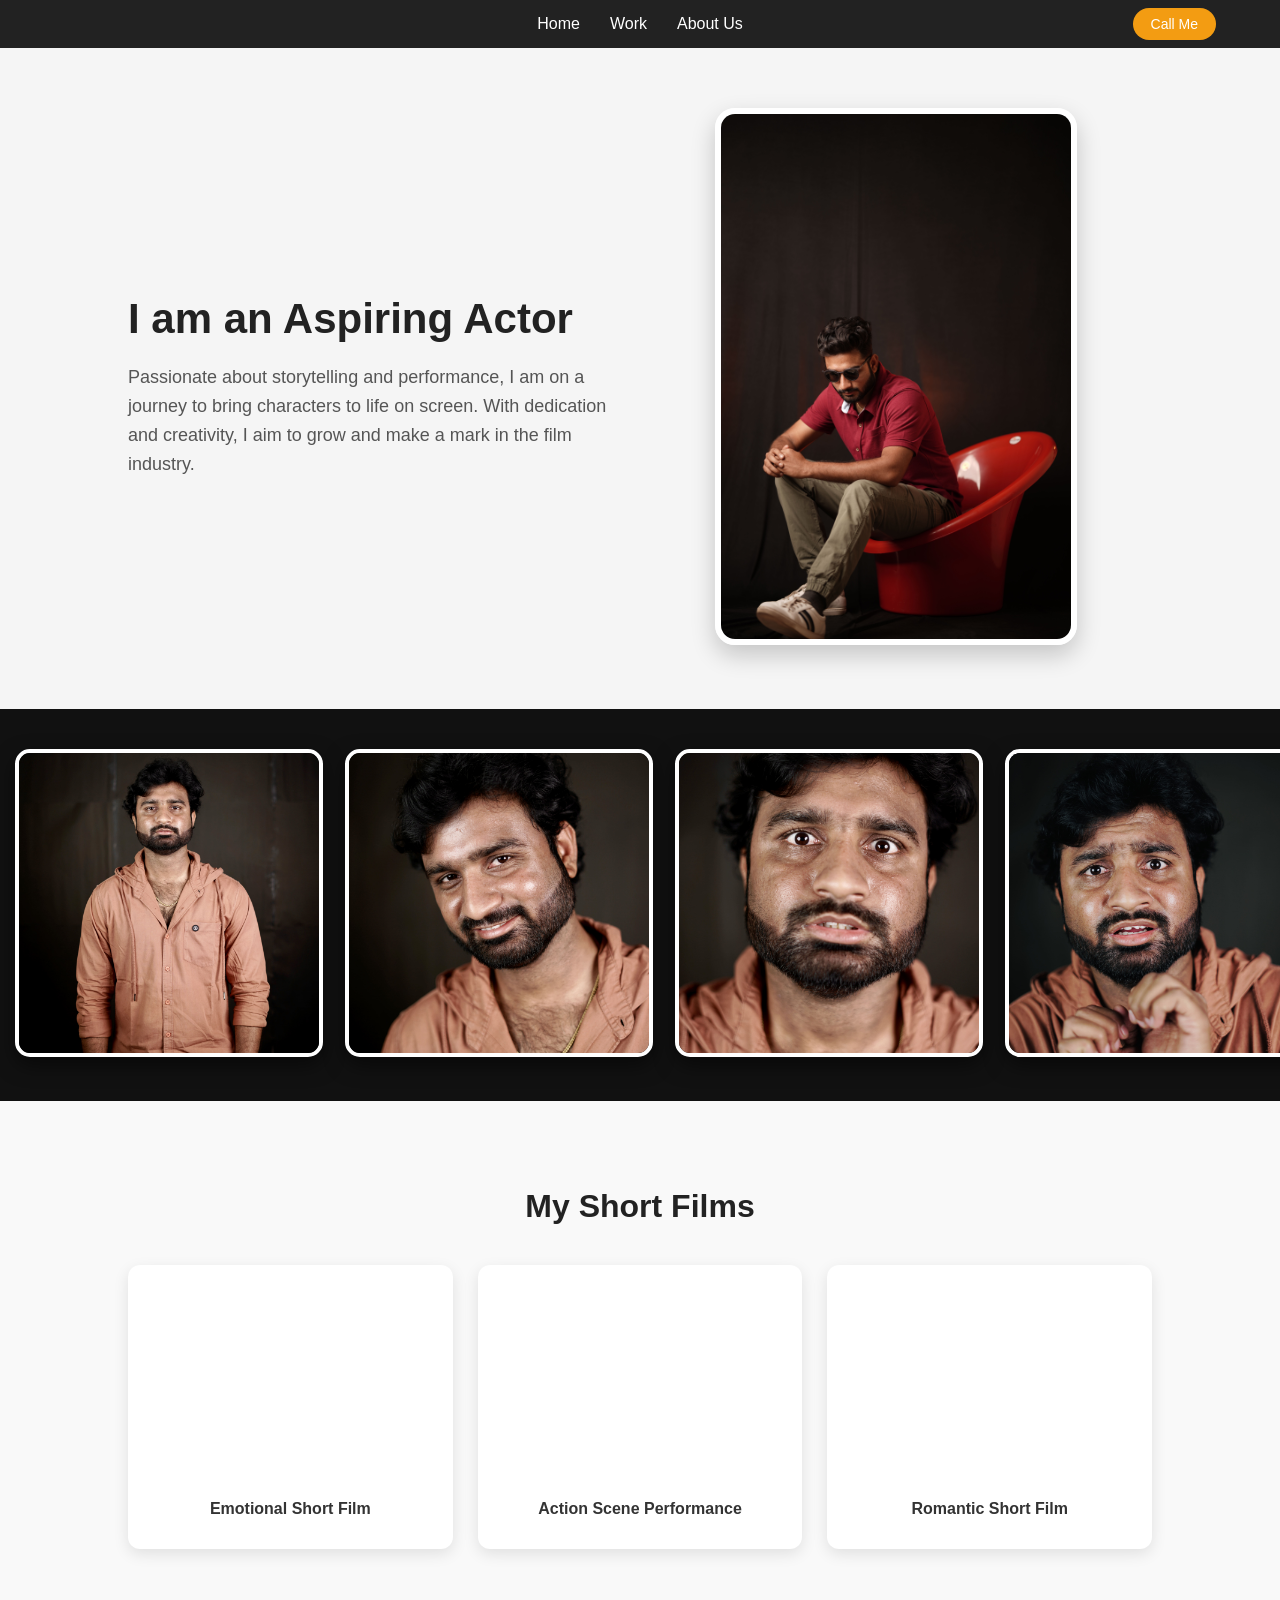
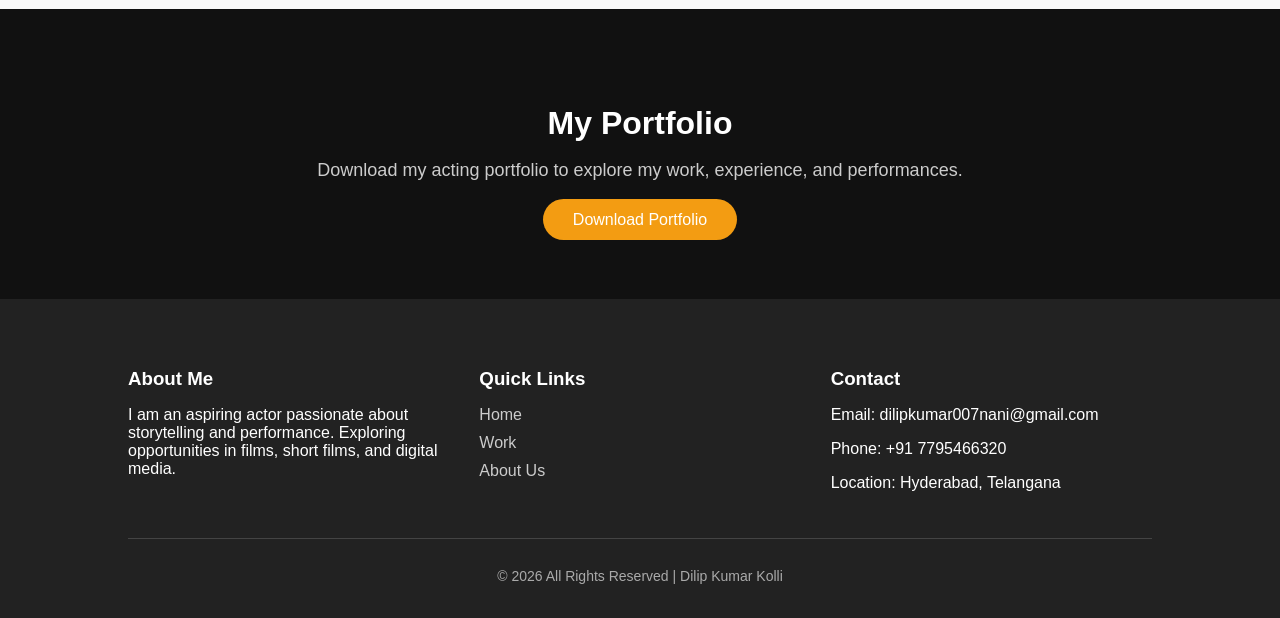
<file: index.html>
<!DOCTYPE html>
<html lang="en">
<head>
<meta charset="UTF-8">
<meta name="viewport" content="width=device-width, initial-scale=1.0">
<title>Home</title>
<link rel="stylesheet" href="./style.css">   

<style>
    body{
    margin:0;
    font-family:Arial, sans-serif;
    background:#222;
}

/* Section */
.films-section{
    padding:60px 10%;
    background:#f9f9f9;
    text-align:center;
}

/* Heading */
.films-section h2{
    font-size:32px;
    margin-bottom:40px;
    color:#222;
}

/* Grid */
.films-container{
    display:grid;
    grid-template-columns:repeat(3, 1fr);
    gap:25px;
}

/* Video Card */
.film-card{
    background:#fff;
    border-radius:12px;
    overflow:hidden;
    box-shadow:0 5px 15px rgba(0,0,0,0.1);
    transition:0.3s;
}

.film-card:hover{
    transform:translateY(-8px);
}

/* Video */
.film-card iframe{
    width:100%;
    height:200px;
    border:none;
}

/* Title */
.film-card h3{
    padding:15px;
    font-size:16px;
    color:#333;
}

/* Responsive */
@media(max-width:992px){
    .films-container{
        grid-template-columns:repeat(2,1fr);
    }
}

@media(max-width:600px){
    .films-container{
        grid-template-columns:1fr;
    }
}
/* Container Section */
.container{
    display:flex;
    align-items:center;
    justify-content:space-between;
    padding:60px 10%;
    background:#f5f5f5;
    flex-wrap:wrap;
}

/* Left Text */
.text{
    flex:1;
    min-width:300px;
}

.text h1{
    font-size:42px;
    margin-bottom:20px;
    color:#222;
}

.text p{
    font-size:18px;
    color:#555;
    line-height:1.6;
}

/* Right Image */
.image{
    flex:1;
    text-align:center;
    min-width:300px;
}

.image img{
    width:350px;
    max-width:100%;
    border-radius:20px;
    border:6px solid #fff;
    box-shadow:0 10px 25px rgba(0,0,0,0.2);
    transition:0.3s;
}

.image img:hover{
    transform:scale(1.05);
}
/* Slider Container */
.slider-container{
    width:100%;
    overflow:hidden;
    background:#111;
    padding:40px 0;
}

/* Slider Track */
.slider{
    display:flex;
    width:max-content;
    animation:slide 20s linear infinite;
}

/* Images */
.slide{
    min-width:300px;
    margin:0 15px;
}
/* Portfolio Section */
.portfolio-section{
    background:#111;
    color:#fff;
    padding:70px 10%;
    text-align:center;
}

/* Container */
.portfolio-container{
    max-width:700px;
    margin:auto;
}

/* Heading */
.portfolio-container h2{
    font-size:32px;
    margin-bottom:15px;
}

/* Text */
.portfolio-container p{
    font-size:18px;
    color:#ccc;
    margin-bottom:30px;
}

/* Button */
.download-btn{
    text-decoration:none;
    background:#f39c12;
    color:#fff;
    padding:12px 30px;
    border-radius:30px;
    font-size:16px;
    transition:0.3s;
}

.download-btn:hover{
    background:#e67e22;
}

.slide img{
    width:100%;
    height:300px;
    object-fit:cover;
    border-radius:15px;
    border:4px solid #fff;
    box-shadow:0 8px 20px rgba(0,0,0,0.5);
}

/* Infinite Scroll Animation */
@keyframes slide{
    0%{
        transform:translateX(0);
    }
    100%{
        transform:translateX(-50%);
    }
}

/* Responsive */
@media(max-width:768px){
    .container{
        flex-direction:column;
        text-align:center;
    }

    .text h1{
        font-size:32px;
    }

    .image{
        margin-top:30px;
    }
}
</style>
</head>

<body>

<nav class="navbar">

    <!-- Mobile Icon -->
    <div class="menu-toggle" onclick="toggleMenu()">☰</div>

    <!-- Center Menu -->
   <div class="nav-center" id="navMenu">
        <ul>
            <li><a href="./index.html">Home</a></li>
            <li><a href="./My_Work.html">Work</a></li>
            <li><a href="./about.html">About Us</a></li>
        </ul>
    </div>

    <!-- Right Side Call Button -->
    <div class="call-btn">
        <a href="tel:7795466320">Call Me</a>
    </div>

</nav>
<section class="container">

    <!-- Left Side Text -->
    <div class="text">
        <h1>I am an Aspiring Actor</h1>
        <p>
            Passionate about storytelling and performance, I am on a journey to bring characters to life on screen.
            With dedication and creativity, I aim to grow and make a mark in the film industry.
        </p>
    </div>

    <!-- Right Side Image -->
    <div class="image">
        <img src="./DSC09153.jpg" alt="Actor Image">
    </div>

</section>
<section class="slider-container">

    <div class="slider" id="slider">

        <!-- Original Images -->
        <div class="slide"><img src="./DSC04119.jpeg"></div>
        <div class="slide"><img src="./DSC04137.jpeg"></div>
        <div class="slide"><img src="./DSC04124.jpeg"></div>
        <div class="slide"><img src="./DSC04127.jpeg"></div>
        <div class="slide"><img src="./DSC04129.jpeg"></div>

        <!-- Duplicate for infinite effect -->
        <div class="slide"><img src="./DSC04131.jpeg"></div>
        <div class="slide"><img src="./DSC04134.jpeg"></div>
        <div class="slide"><img src="./DSC04137.jpeg"></div>
        <div class="slide"><img src="./IMG_1430.jpg"></div>
        <div class="slide"><img src="./DSC09156.jpg"></div>

    </div>

</section>

<section class="films-section">

    <h2>My Short Films</h2>

    <div class="films-container">

        <!-- Film 1 -->
        <div class="film-card">
            <iframe src="https://www.youtube.com/embed/tgbNymZ7vqY"></iframe>
            <h3>Emotional Short Film</h3>
        </div>

        <!-- Film 2 -->
        <div class="film-card">
            <iframe src="https://www.youtube.com/embed/tgbNymZ7vqY"></iframe>
            <h3>Action Scene Performance</h3>
        </div>

        <!-- Film 3 -->
        <div class="film-card">
            <iframe src="https://www.youtube.com/embed/tgbNymZ7vqY"></iframe>
            <h3>Romantic Short Film</h3>
        </div>

    </div>

</section>
<!-- PORTFOLIO DOWNLOAD SECTION -->
<section class="portfolio-section">

    <div class="portfolio-container">

        <h2>My Portfolio</h2>
        <p>
            Download my acting portfolio to explore my work, experience, and performances.
        </p>

        <!-- Download Button -->
        <a href="https://drive.google.com/your-file-link" target="_blank" class="download-btn">
            Download Portfolio
        </a>

    </div>

</section>
<!-- FOOTER -->
<footer class="footer">

    <div class="footer-container">

        <!-- About -->
        <div class="footer-box">
            <h3>About Me</h3>
            <p>
                I am an aspiring actor passionate about storytelling and performance.
                Exploring opportunities in films, short films, and digital media.
            </p>
        </div>

        <!-- Quick Links -->
        <div class="footer-box">
            <h3>Quick Links</h3>
            <ul>
                <li><a href="./index.html">Home</a></li>
                <li><a href="./My_Work.html">Work</a></li>
                <li><a href="./about.html">About Us</a></li>
            </ul>
        </div>

        <!-- Contact -->
        <div class="footer-box">
            <h3>Contact</h3>
            <p>Email: dilipkumar007nani@gmail.com</p>
            <p>Phone: +91 7795466320</p>
            <p>Location: Hyderabad, Telangana</p>
        </div>

    </div>

    <!-- Bottom -->
    <div class="footer-bottom">
        <p>© 2026 All Rights Reserved | Dilip Kumar Kolli</p>
    </div>

</footer>
<script>
function toggleMenu(){
    document.getElementById("navMenu").classList.toggle("active");
}
</script>
</body>
</html>
</file>
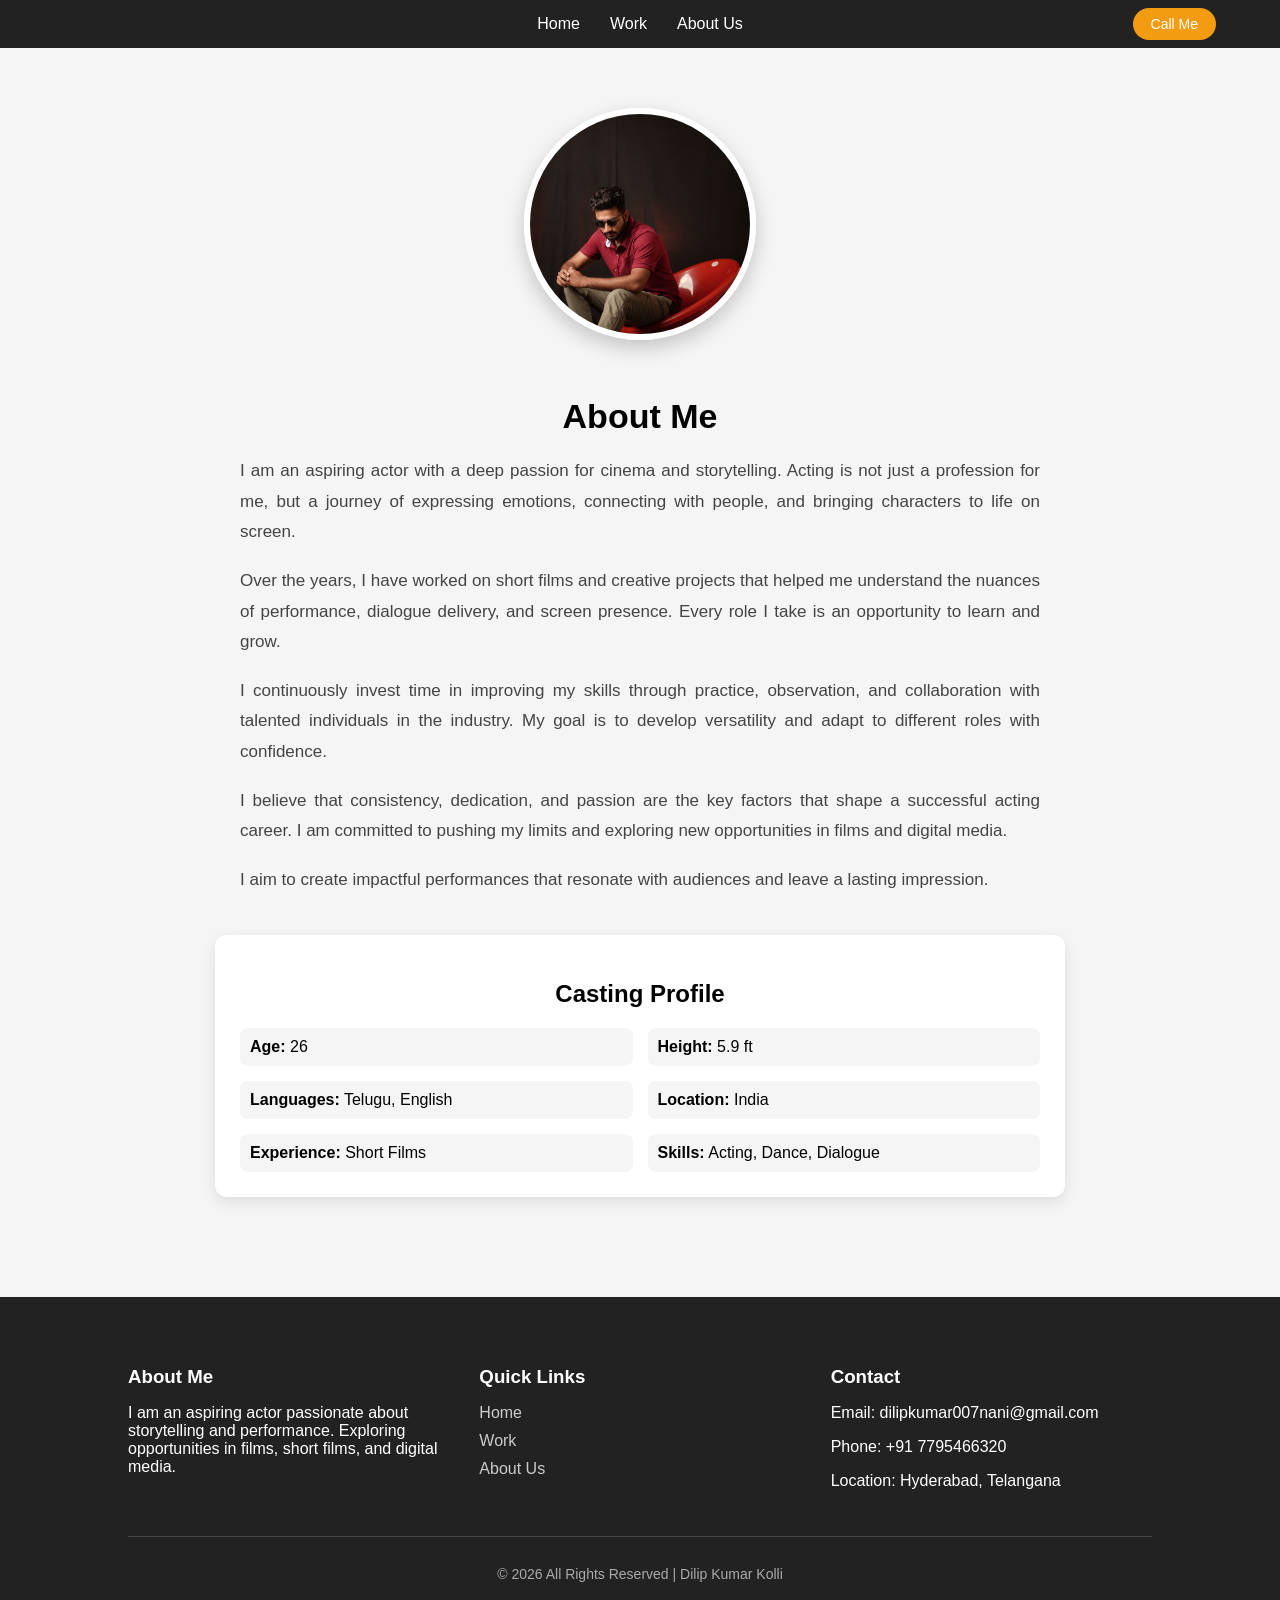
<file: about.html>
<!DOCTYPE html>
<html lang="en">
<head>
<meta charset="UTF-8">
<meta name="viewport" content="width=device-width, initial-scale=1.0">
<title>About Me</title>
<link rel="stylesheet" href="./style.css">

<style>
body{
    margin:0;
    font-family:Arial, sans-serif;
    background:#f5f5f5;
}

/* Section */
.about-section{
    padding:60px 10%;
    text-align:center;
}

/* Fade Animation */
.fade{
    opacity:0;
    transform:translateY(40px);
    transition:all 0.8s ease;
}

.fade.show{
    opacity:1;
    transform:translateY(0);
}

/* Profile Image */
.about-image img{
    width:220px;
    height:220px;
    border-radius:50%;
    object-fit:cover;
    border:6px solid #fff;
    box-shadow:0 8px 20px rgba(0,0,0,0.2);
    margin-bottom:25px;
}

/* Heading */
.about-section h1{
    font-size:34px;
    margin-bottom:20px;
}

/* Paragraphs */
.about-text{
    max-width:800px;
    margin:auto;
    text-align:justify;
}

.about-text p{
    font-size:17px;
    line-height:1.8;
    color:#444;
    margin-bottom:18px;
}

/* 🎭 Casting Profile */
.profile-box{
    max-width:800px;
    margin:40px auto;
    background:#fff;
    padding:25px;
    border-radius:12px;
    box-shadow:0 5px 15px rgba(0,0,0,0.1);
}

.profile-box h2{
    margin-bottom:20px;
}

.profile-details{
    display:grid;
    grid-template-columns:repeat(2,1fr);
    gap:15px;
    text-align:left;
}

.profile-details div{
    background:#f5f5f5;
    padding:10px;
    border-radius:8px;
}

/* Responsive */
@media(max-width:768px){
    .about-text{
        text-align:center;
    }

    .profile-details{
        grid-template-columns:1fr;
    }
}
</style>
</head>

<body>
    <nav class="navbar">

    <!-- Mobile Icon -->
    <div class="menu-toggle" onclick="toggleMenu()">☰</div>

    <!-- Center Menu -->
    <div class="nav-center" id="navMenu">
        <ul>
            <li><a href="./index.html">Home</a></li>
            <li><a href="./My_Work.html">Work</a></li>
            <li><a href="./about.html">About Us</a></li>
        </ul>
    </div>

    <!-- Right Side Call Button -->
    <div class="call-btn">
        <a href="tel:7795466320">Call Me</a>
    </div>

</nav>

<section class="about-section">

    <!-- Image -->
    <div class="about-image fade">
        <img src="./DSC09153.jpg" alt="Actor Image">
    </div>

    <!-- Heading -->
    <h1 class="fade">About Me</h1>

    <!-- Paragraphs -->
    <div class="about-text fade">
        <p>
            I am an aspiring actor with a deep passion for cinema and storytelling. Acting is not just a profession for me, but a journey of expressing emotions, connecting with people, and bringing characters to life on screen.
        </p>

        <p>
            Over the years, I have worked on short films and creative projects that helped me understand the nuances of performance, dialogue delivery, and screen presence. Every role I take is an opportunity to learn and grow.
        </p>

        <p>
            I continuously invest time in improving my skills through practice, observation, and collaboration with talented individuals in the industry. My goal is to develop versatility and adapt to different roles with confidence.
        </p>

        <p>
            I believe that consistency, dedication, and passion are the key factors that shape a successful acting career. I am committed to pushing my limits and exploring new opportunities in films and digital media.
        </p>

        <p>
            I aim to create impactful performances that resonate with audiences and leave a lasting impression.
        </p>
    </div>

    <!-- 🎭 Casting Profile -->
    <div class="profile-box fade">
        <h2>Casting Profile</h2>

        <div class="profile-details">
            <div><strong>Age:</strong> 26</div>
            <div><strong>Height:</strong> 5.9 ft</div>
            <div><strong>Languages:</strong> Telugu, English</div>
            <div><strong>Location:</strong> India</div>
            <div><strong>Experience:</strong> Short Films</div>
            <div><strong>Skills:</strong> Acting, Dance, Dialogue</div>
        </div>
    </div>

</section>
<!-- FOOTER -->
<footer class="footer">

    <div class="footer-container">

        <!-- About -->
        <div class="footer-box">
            <h3>About Me</h3>
            <p>
                I am an aspiring actor passionate about storytelling and performance.
                Exploring opportunities in films, short films, and digital media.
            </p>
        </div>

        <!-- Quick Links -->
        <div class="footer-box">
            <h3>Quick Links</h3>
            <ul>
            <li><a href="./index.html">Home</a></li>
            <li><a href="./My_Work.html">Work</a></li>
            <li><a href="./about.html">About Us</a></li>
        </ul>
        </div>

        <!-- Contact -->
        <div class="footer-box">
            <h3>Contact</h3>
            <p>Email: dilipkumar007nani@gmail.com</p>
            <p>Phone: +91 7795466320</p>
            <p>Location: Hyderabad, Telangana</p>
        </div>

    </div>

    <!-- Bottom -->
    <div class="footer-bottom">
        <p>© 2026 All Rights Reserved | Dilip Kumar Kolli</p>
    </div>

</footer>
<script>
// Scroll Animation
const fades = document.querySelectorAll('.fade');

window.addEventListener('scroll', () => {
    fades.forEach(fade => {
        const top = fade.getBoundingClientRect().top;
        if(top < window.innerHeight - 100){
            fade.classList.add('show');
        }
    });
});
function toggleMenu(){
    document.getElementById("navMenu").classList.toggle("active");
}
</script>



</body>
</html>
</file>
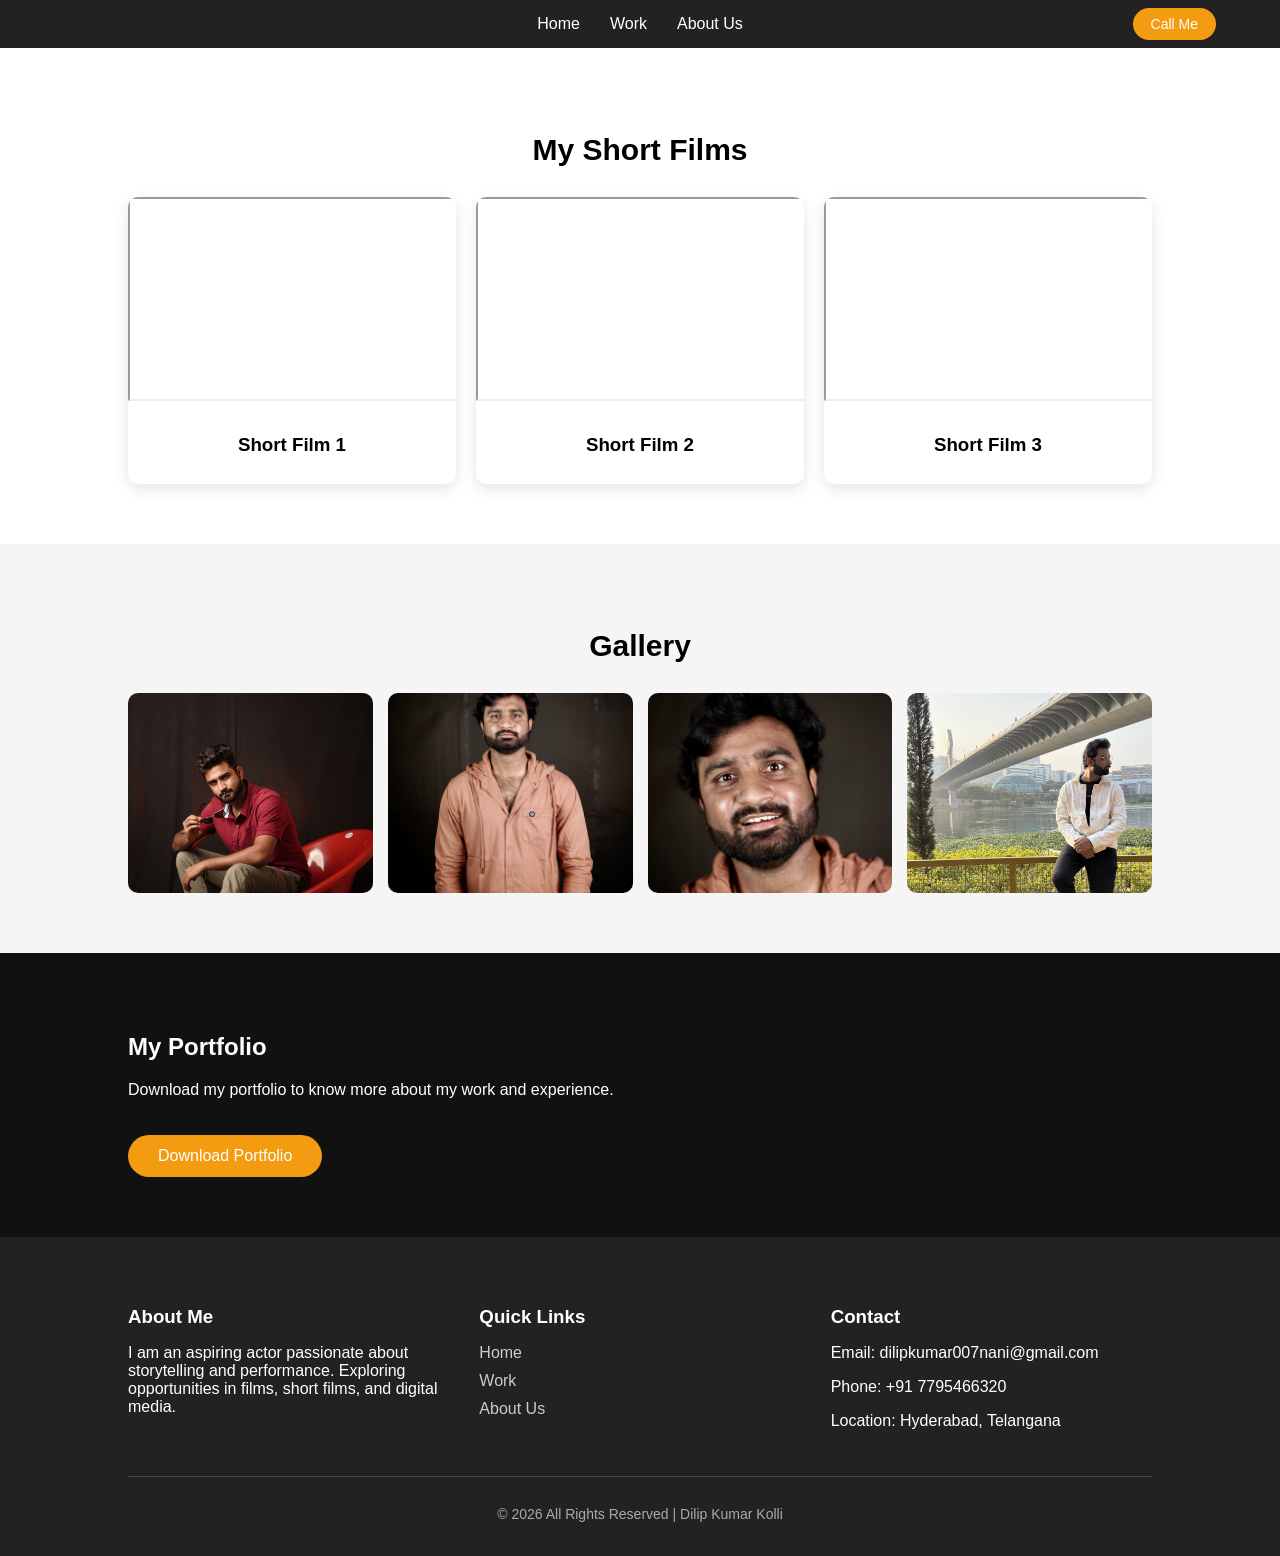
<file: My_Work.html>
<!DOCTYPE html>
<html lang="en">
<head>
    <meta charset="UTF-8">
    <meta name="viewport" content="width=device-width, initial-scale=1.0">
    <title>mywork</title>
<link rel="stylesheet" href="./style.css">  
    <style>
/* Common Section */
.section{
    padding:60px 10%;
    text-align:center;
}

.section h2{
    margin-bottom:30px;
    font-size:30px;
}

/* Fade Animation */
.fade{
    opacity:0;
    transform:translateY(40px);
    transition:0.8s;
}

.fade.show{
    opacity:1;
    transform:translateY(0);
}

/* 🎬 Films */
.films-container{
    display:grid;
    grid-template-columns:repeat(3,1fr);
    gap:20px;
}

.film-card{
    background:#fff;
    border-radius:10px;
    overflow:hidden;
    box-shadow:0 5px 15px rgba(0,0,0,0.1);
}

.film-card iframe{
    width:100%;
    height:200px;
}

.film-card h3{
    padding:10px;
}

/* 📸 Gallery */
.gallery{
    display:grid;
    grid-template-columns:repeat(4,1fr);
    gap:15px;
}

.gallery img{
    width:100%;
    height:200px;
    object-fit:cover;
    border-radius:10px;
    transition:0.3s;
}

.gallery img:hover{
    transform:scale(1.05);
}

/* 📄 Portfolio */
.portfolio{
    background:#111;
    color:#fff;
    padding:60px 10%;
}

.download-btn{
    display:inline-block;
    margin-top:20px;
    background:#f39c12;
    color:#fff;
    padding:12px 30px;
    border-radius:30px;
    text-decoration:none;
}

/* Responsive */
@media(max-width:992px){
    .films-container{
        grid-template-columns:repeat(2,1fr);
    }
    .gallery{
        grid-template-columns:repeat(2,1fr);
    }
}

@media(max-width:600px){
    .films-container{
        grid-template-columns:1fr;
    }
    .gallery{
        grid-template-columns:1fr;
    }
}
</style>
</head>
<body>
    <nav class="navbar">

    <!-- Mobile Icon -->
    <div class="menu-toggle" onclick="toggleMenu()">☰</div>

    <!-- Center Menu -->
    <div class="nav-center" id="navMenu">
        <ul>
            <li><a href="./index.html">Home</a></li>
            <li><a href="./My_Work.html">Work</a></li>
            <li><a href="./about.html">About Us</a></li>
        </ul>
    </div>

    <!-- Right Side Call Button -->
    <div class="call-btn">
        <a href="tel:7795466320">Call Me</a>
    </div>

</nav>

<!-- 🎬 Short Films -->
<section class="section fade">
    <h2>My Short Films</h2>

    <div class="films-container">

        <div class="film-card">
            <iframe src="https://www.youtube.com/embed/tgbNymZ7vqY"></iframe>
            <h3>Short Film 1</h3>
        </div>

        <div class="film-card">
            <iframe src="https://www.youtube.com/embed/tgbNymZ7vqY"></iframe>
            <h3>Short Film 2</h3>
        </div>

        <div class="film-card">
            <iframe src="https://www.youtube.com/embed/tgbNymZ7vqY"></iframe>
            <h3>Short Film 3</h3>
        </div>

    </div>
</section>

<!-- 📸 Gallery -->
<section class="section fade" style="background:#f5f5f5;">
    <h2>Gallery</h2>

    <div class="gallery">
        <img src="./DSC09156.jpg">
        <img src="./DSC04119.jpeg">
        <img src="./DSC04131.jpeg">
        <img src="./IMG_1412.jpg">
     </div>
</section>

<!-- 📄 Portfolio -->
<section class="portfolio fade">
    <h2>My Portfolio</h2>
    <p>Download my portfolio to know more about my work and experience.</p>

    <a href="https://drive.google.com/your-link" target="_blank" class="download-btn">
        Download Portfolio
    </a>
</section>
<!-- FOOTER -->
<footer class="footer">

    <div class="footer-container">

        <!-- About -->
        <div class="footer-box">
            <h3>About Me</h3>
            <p>
                I am an aspiring actor passionate about storytelling and performance.
                Exploring opportunities in films, short films, and digital media.
            </p>
        </div>

        <!-- Quick Links -->
        <div class="footer-box">
            <h3>Quick Links</h3>
            <ul>
            <li><a href="./index.html">Home</a></li>
            <li><a href="./My_Work.html">Work</a></li>
            <li><a href="./about.html">About Us</a></li>
        </ul>
        </div>

        <!-- Contact -->
        <div class="footer-box">
            <h3>Contact</h3>
            <p>Email: dilipkumar007nani@gmail.com</p>
            <p>Phone: +91 7795466320</p>
            <p>Location: Hyderabad, Telangana</p>
        </div>

    </div>

    <!-- Bottom -->
    <div class="footer-bottom">
        <p>© 2026 All Rights Reserved | Dilip Kumar Kolli</p>
    </div>

</footer>
<script>
// Scroll Animation
const fades = document.querySelectorAll('.fade');

window.addEventListener('scroll', () => {
    fades.forEach(fade => {
        const top = fade.getBoundingClientRect().top;
        if(top < window.innerHeight - 100){
            fade.classList.add('show');
        }
    });
});
function toggleMenu(){
    document.getElementById("navMenu").classList.toggle("active");
}
</script>
</body>
</html>
</file>
<file: style.css>
body{
    margin:0;
    font-family:Arial, sans-serif;
}

/* Navbar */
.navbar{
    display:flex;
    align-items:center;
    justify-content:space-between;
    background:#222;
    padding:15px 5%;
    position:relative;
}

/* Center Menu */
.nav-center{
    position:absolute;
    left:50%;
    transform:translateX(-50%);
}

.nav-center ul{
    display:flex;
    gap:30px;
    list-style:none;
    margin:0;
    padding:0;
}

.nav-center a{
    text-decoration:none;
    color:#fff;
    font-size:16px;
    transition:0.3s;
}

.nav-center a:hover{
    color:#f39c12;
}

/* Call Button Right Side */
.call-btn{
    margin-left:auto;
}

.call-btn a{
    text-decoration:none;
    background:#f39c12;
    color:#fff;
    padding:8px 18px;
    border-radius:20px;
    font-size:14px;
    transition:0.3s;
}

.call-btn a:hover{
    background:#e67e22;
}

/* Mobile Menu Icon */
.menu-toggle{
    display:none;
    font-size:24px;
    color:#fff;
    cursor:pointer;
}

/* Responsive */
@media(max-width:768px){

    .menu-toggle{
        display:block;
    }

    .nav-center{
        position:absolute;
        top:60px;
        left:0;
        width:100%;
        transform:none;
        display:none;
        background:#222;
        text-align:center;
    }

    .nav-center ul{
        flex-direction:column;
        gap:0;
    }

    .nav-center li{
        padding:15px 0;
    }

    .nav-center.active{
        display:block;
    }

    /* Call button stays right */
    .call-btn{
        margin-left:auto;
    }
}
/* Footer */
.footer{
    background:#222;
    color:#fff;
    padding:50px 10% 20px;
}

/* Container */
.footer-container{
    display:flex;
    justify-content:space-between;
    flex-wrap:wrap;
    gap:30px;
}

/* Boxes */
.footer-box{
    flex:1;
    min-width:250px;
}

.footer-box h3{
    margin-bottom:15px;
}

/* Links */
.footer-box ul{
    list-style:none;
    padding:0;
}

.footer-box ul li{
    margin-bottom:10px;
}

.footer-box ul li a{
    text-decoration:none;
    color:#ccc;
    transition:0.3s;
}

.footer-box ul li a:hover{
    color:#f39c12;
}

/* Bottom */
.footer-bottom{
    text-align:center;
    border-top:1px solid #444;
    margin-top:30px;
    padding-top:15px;
    font-size:14px;
    color:#aaa;
}

/* Responsive */
@media(max-width:768px){
    .footer-container{
        flex-direction:column;
        text-align:center;
    }
}
</file>
